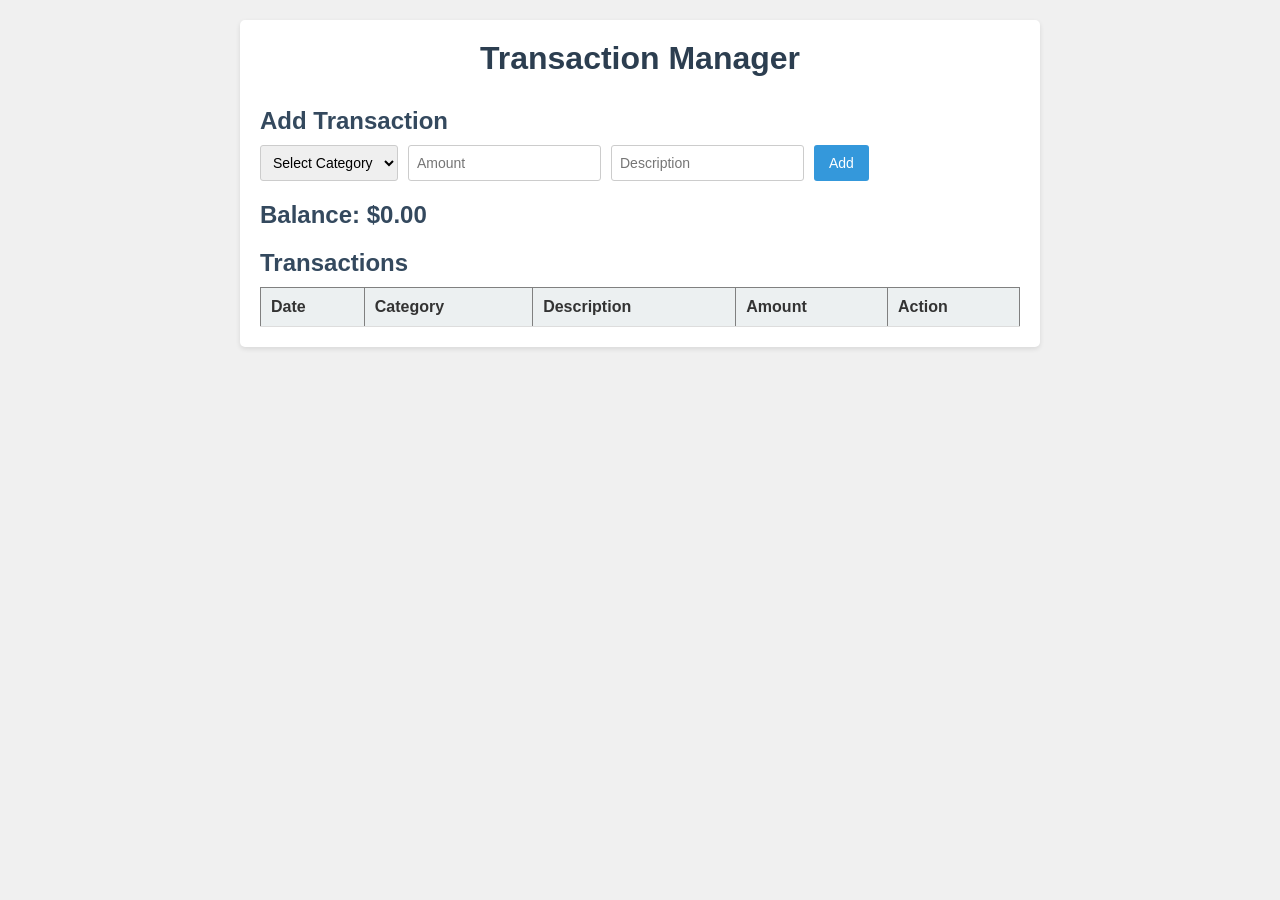
<file: lab5_js/index.html>
<!DOCTYPE html>
<html lang="en">
<head>
    <meta charset="UTF-8">
    <meta name="viewport" content="width=device-width, initial-scale=1.0">
    <title>Transaction Manager</title>
    <link rel="stylesheet" href="style.css">
</head>
<body>
    <div class="container">
        <h1>Transaction Manager</h1>

        <h2>Add Transaction</h2>
        <form id="transactionForm">
            <select id="categorySelect" required>
                <option value="">Select Category</option>
                <option value="income">Income</option>
                <option value="expense">Expense</option>
            </select>
            <input type="number" id="amountInput" placeholder="Amount" required>
            <input type="text" id="descriptionInput" placeholder="Description" required>
            <button type="submit">Add</button>
        </form>

        <h2>Balance: <span id="balance">$0</span></h2>

        <h2>Transactions</h2>
        <table id="transactionsTable" border="1">
            <thead>
                <tr>
                    <th>Date</th>
                    <th>Category</th>
                    <th>Description</th>
                    <th>Amount</th>
                    <th>Action</th>
                </tr>
            </thead>
            <tbody id="tableBody"></tbody>
        </table>

        <div id="detailsBox" class="hidden">
            <h3>Details</h3>
            <p>Date: <span id="detailDate"></span></p>
            <p>Category: <span id="detailCategory"></span></p>
            <p>Amount: <span id="detailAmount"></span></p>
            <p>Description: <span id="detailDescription"></span></p>
            <button id="closeBtn">Close</button>
        </div>
    </div>

    <script type="module" src="src/index.js"></script>
</body>
</html>
</file>
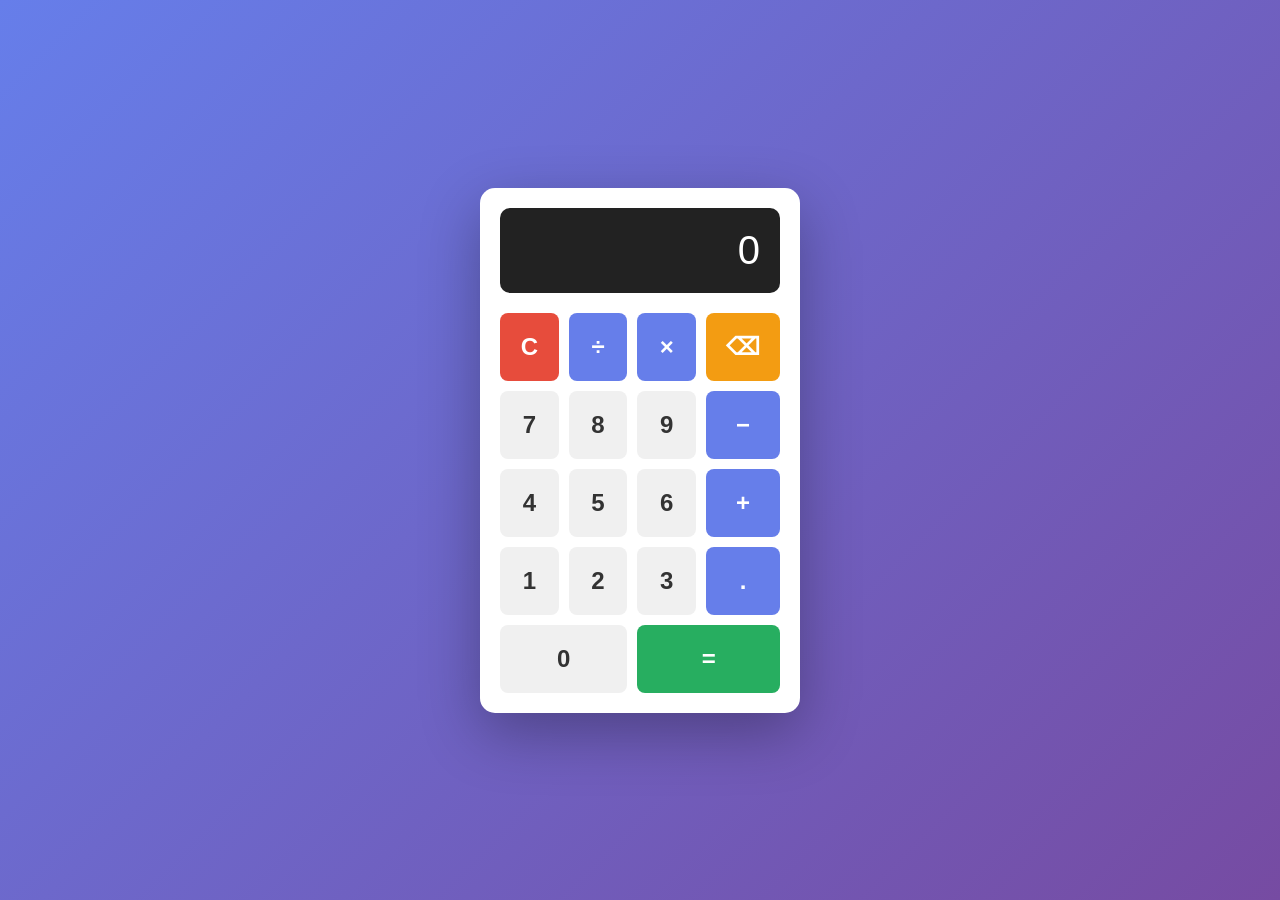
<file: JS individual/calculator.html>
<!DOCTYPE html>
<html lang="en">
<head>
    <meta charset="UTF-8">
    <meta name="viewport" content="width=device-width, initial-scale=1.0">
    <title>Simple Calculator - Vanilla JavaScript</title>
    <link rel="stylesheet" href="calculator.css">
</head>
<body>
    <div class="calculator">
        <div class="display" id="display">0</div>
        <div class="buttons">
            <button class="btn btn-clear" data-action="clear">C</button>
            <button class="btn btn-operator" data-operator="/">÷</button>
            <button class="btn btn-operator" data-operator="*">×</button>
            <button class="btn btn-delete" data-action="delete">⌫</button>

            <button class="btn" data-number="7">7</button>
            <button class="btn" data-number="8">8</button>
            <button class="btn" data-number="9">9</button>
            <button class="btn btn-operator" data-operator="-">−</button>

            <button class="btn" data-number="4">4</button>
            <button class="btn" data-number="5">5</button>
            <button class="btn" data-number="6">6</button>
            <button class="btn btn-operator" data-operator="+">+</button>

            <button class="btn" data-number="1">1</button>
            <button class="btn" data-number="2">2</button>
            <button class="btn" data-number="3">3</button>
            <button class="btn btn-operator" data-operator=".">.</button>

            <button class="btn btn-zero" data-number="0">0</button>
            <button class="btn btn-equals" data-action="equals">=</button>
        </div>
    </div>

    <script src="calculator.js"></script>
</body>
</html>
</file>
<file: lab5_js/style.css>
* {
    margin: 0;
    padding: 0;
    box-sizing: border-box;
}

body {
    font-family: Arial, sans-serif;
    background-color: #f0f0f0;
    color: #333;
}

.container {
    max-width: 800px;
    margin: 20px auto;
    padding: 20px;
    background-color: white;
    border-radius: 5px;
    box-shadow: 0 2px 5px rgba(0, 0, 0, 0.1);
}

h1 {
    text-align: center;
    margin-bottom: 30px;
    color: #2c3e50;
}

h2 {
    margin-top: 20px;
    margin-bottom: 10px;
    color: #34495e;
}

form {
    display: flex;
    gap: 10px;
    margin-bottom: 20px;
    flex-wrap: wrap;
}

input, select {
    padding: 8px;
    border: 1px solid #ccc;
    border-radius: 3px;
    font-size: 14px;
}

button {
    padding: 8px 15px;
    background-color: #3498db;
    color: white;
    border: none;
    border-radius: 3px;
    cursor: pointer;
    font-size: 14px;
}

button:hover {
    background-color: #2980b9;
}

table {
    width: 100%;
    border-collapse: collapse;
    margin-top: 10px;
}

th, td {
    padding: 10px;
    text-align: left;
    border-bottom: 1px solid #ddd;
}

th {
    background-color: #ecf0f1;
    font-weight: bold;
}

tr:hover {
    background-color: #f9f9f9;
}

.positive {
    color: green;
    font-weight: bold;
}

.negative {
    color: red;
    font-weight: bold;
}

.delete-btn {
    background-color: #e74c3c;
    padding: 5px 10px;
    font-size: 12px;
}

.delete-btn:hover {
    background-color: #c0392b;
}

.hidden {
    display: none;
}

#detailsBox {
    margin-top: 20px;
    padding: 15px;
    background-color: #ecf0f1;
    border-left: 4px solid #3498db;
}

#detailsBox p {
    margin: 8px 0;
}
</file>
<file: JS individual/calculator.css>
* {
    margin: 0;
    padding: 0;
    box-sizing: border-box;
}

body {
    display: flex;
    justify-content: center;
    align-items: center;
    min-height: 100vh;
    background: linear-gradient(135deg, #667eea 0%, #764ba2 100%);
    font-family: 'Segoe UI', Tahoma, Geneva, Verdana, sans-serif;
}

.calculator {
    background: white;
    border-radius: 15px;
    box-shadow: 0 20px 60px rgba(0, 0, 0, 0.3);
    padding: 20px;
    width: 100%;
    max-width: 320px;
}

.display {
    background: #222;
    color: #fff;
    font-size: 2.5em;
    padding: 20px;
    border-radius: 10px;
    text-align: right;
    margin-bottom: 20px;
    word-wrap: break-word;
    word-break: break-all;
    min-height: 60px;
}

.buttons {
    display: grid;
    grid-template-columns: repeat(4, 1fr);
    gap: 10px;
}

.btn {
    padding: 20px;
    font-size: 1.5em;
    border: none;
    border-radius: 8px;
    cursor: pointer;
    background: #f0f0f0;
    color: #333;
    font-weight: 600;
    transition: all 0.2s;
}

.btn:hover {
    background: #e0e0e0;
    transform: translateY(-2px);
    box-shadow: 0 5px 15px rgba(0, 0, 0, 0.1);
}

.btn:active {
    transform: translateY(0);
}

.btn-operator {
    background: #667eea;
    color: white;
}

.btn-operator:hover {
    background: #5568d3;
}

.btn-clear {
    background: #e74c3c;
    color: white;
    grid-column: 1;
}

.btn-clear:hover {
    background: #c0392b;
}

.btn-delete {
    background: #f39c12;
    color: white;
}

.btn-delete:hover {
    background: #d68910;
}

.btn-equals {
    background: #27ae60;
    color: white;
    grid-column: 3 / 5;
}

.btn-equals:hover {
    background: #229954;
}

.btn-zero {
    grid-column: 1 / 3;
}

@media (max-width: 480px) {
    .calculator {
        padding: 15px;
        max-width: 100%;
        margin: 20px;
    }

    .display {
        font-size: 2em;
        padding: 15px;
    }

    .btn {
        padding: 15px;
        font-size: 1.3em;
    }

    .buttons {
        gap: 8px;
    }
}
</file>
